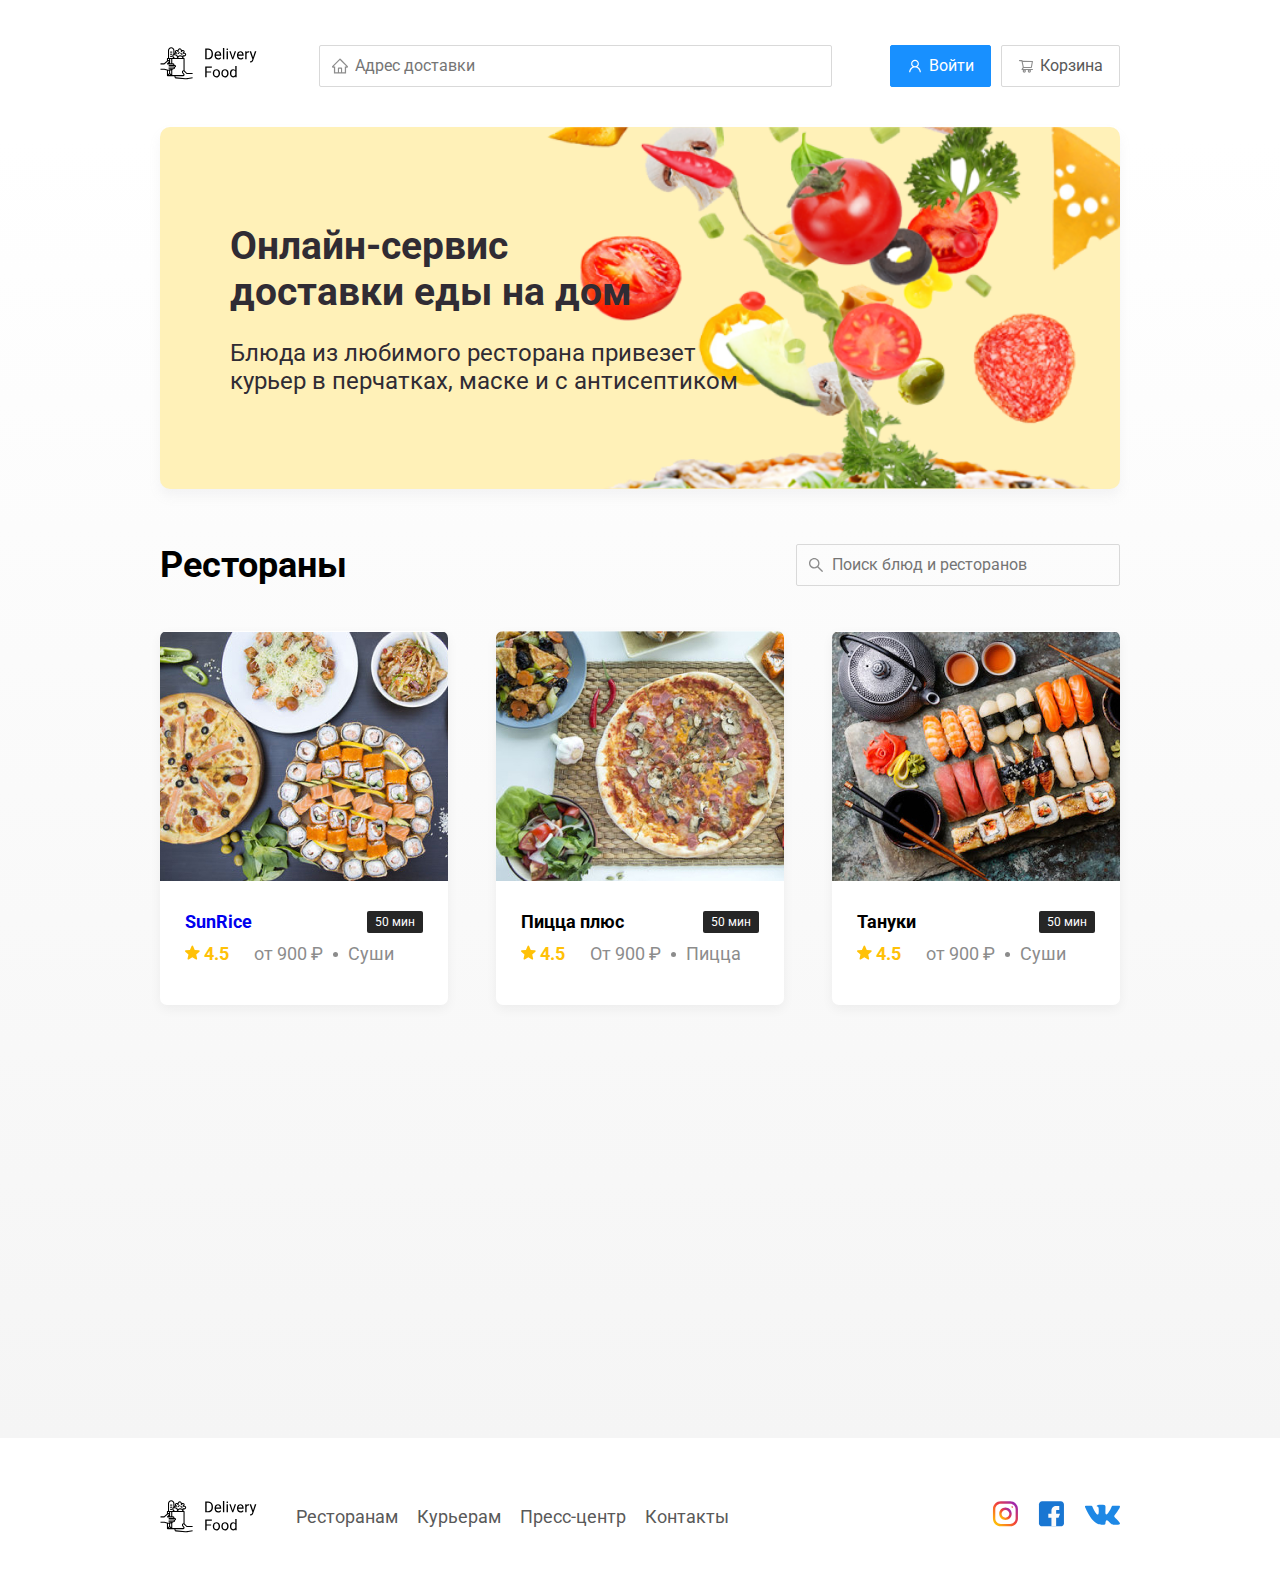
<file: index.html>
<!DOCTYPE html>
<html lang="ru">
  <head>
    <meta charset="UTF-8" />
    <meta name="viewport" content="width=device-width, initial-scale=1.0" />
    <title>Delivery Food</title>
    <link href="https://fonts.googleapis.com/css2?family=Roboto:wght@300;400;500;700&display=swap" rel="stylesheet" />
    <link rel="stylesheet" href="css/normalize.css" />
    <link rel="stylesheet" href="css/animate.css">
    <link rel="stylesheet" href="css/style.css" />
  </head>
  <body>
    <div class="container">
      <header class="header">
        <a href="index.html" class="logo">
          <img src="img/logo.svg" alt="logo" />
        </a>
        <input type="text" class="input input-address" placeholder="Адрес доставки" />
        <div class="buttons">
          <button class="button button-primary">
            <img src="img/icon container.svg" alt="sign in" class="button-icon" />
            <span class="button-text">Войти</span>
          </button>
          <button class="button">
            <img src="img/basket.svg" alt="basket" class="button-icon" />
            <span class="button-text">Корзина</span>
          </button>
        </div>
      </header>
    </div>

    <main class="main">
      <div class="container">
        <section class="promo animate__animated animate__fadeInRight wow">
          <h1 class="promo-title">Онлайн-сервис<br />доставки еды на дом</h1>
          <p class="promo-text">Блюда из любимого ресторана привезет курьер в перчатках, маске и с антисептиком</p>
        </section>

        <section class="rest">
          <div class="section-heading">
            <h2 class="section-title">Рестораны</h2>
            <input type="text" class="input input-search" placeholder="Поиск блюд и ресторанов" />
          </div>
          <div class="cards">
            <a href="restr.html" class="card animate__animated animate__fadeInUp wow" data-wow-delay='0.2s'>
              <img src="img/image-3.jpg" alt="" class="card-image" />
              <div class="card-text">
                <div class="card-heading">
                  <h3 class="card-title">SunRice</h3>
                  <span class="card-tag">50 мин</span>
                </div>
                <div class="card-info">
                  <div class="card-rating">
                    <img src="img/star.svg" alt="" class="card-rating__img" />
                    4.5
                  </div>
                  <div class="card-price">от 900 ₽</div>
                  <div class="card-category">Суши</div>
                </div>
              </div>
            </a>
            <div class="card animate__animated animate__fadeInUp wow" data-wow-delay='0.4s'>
              <img src="img/image.jpg" alt="" class="card-image" />
              <div class="card-text">
                <div class="card-heading">
                  <h3 class="card-title">Пицца плюс</h3>
                  <span class="card-tag">50 мин</span>
                </div>
                <div class="card-info">
                  <div class="card-rating">
                    <img src="img/star.svg" alt="" class="card-rating__img" />
                    4.5
                  </div>
                  <div class="card-price">От 900 ₽</div>
                  <div class="card-category">Пицца</div>
                </div>
              </div>
            </div>
            <div class="card animate__animated animate__fadeInUp wow" data-wow-delay='0.6s'>
              <img src="img/image-1.jpg" alt="" class="card-image" />
              <div class="card-text">
                <div class="card-heading">
                  <h3 class="card-title">Тануки</h3>
                  <span class="card-tag">50 мин</span>
                </div>
                <div class="card-info">
                  <div class="card-rating">
                    <img src="img/star.svg" alt="" class="card-rating__img" />
                    4.5
                  </div>
                  <div class="card-price">от 900 ₽</div>
                  <div class="card-category">Суши</div>
                </div>
              </div>
            </div>
            <div class="card animate__animated animate__fadeInUp wow" data-wow-delay='0.2s'>
              <img src="img/image-2.jpg" alt="" class="card-image" />
              <div class="card-text">
                <div class="card-heading">
                  <h3 class="card-title">FoodBand</h3>
                  <span class="card-tag">50 мин</span>
                </div>
                <div class="card-info">
                  <div class="card-rating">
                    <img src="img/star.svg" alt="" class="card-rating__img" />
                    4.5
                  </div>
                  <div class="card-price">от 900 ₽</div>
                  <div class="card-category">Пицца</div>
                </div>
              </div>
            </div>
            <div class="card animate__animated animate__fadeInUp wow" data-wow-delay='0.4s'>
              <img src="img/image-4.jpg" alt="" class="card-image" />
              <div class="card-text">
                <div class="card-heading">
                  <h3 class="card-title">Точка еды</h3>
                  <span class="card-tag">50 мин</span>
                </div>
                <div class="card-info">
                  <div class="card-rating">
                    <img src="img/star.svg" alt="" class="card-rating__img" />
                    4.5
                  </div>
                  <div class="card-price">от 900 ₽</div>
                  <div class="card-category">Пицца</div>
                </div>
              </div>
            </div>
            <div class="card animate__animated animate__fadeInUp wow" data-wow-delay='0.6s'>
              <img src="img/image-5.jpg" alt="" class="card-image" />
              <div class="card-text">
                <div class="card-heading">
                  <h3 class="card-title">PizzaBurger</h3>
                  <span class="card-tag">50 мин</span>
                </div>
                <div class="card-info">
                  <div class="card-rating">
                    <img src="img/star.svg" alt="" class="card-rating__img" />
                    4.5
                  </div>
                  <div class="card-price">от 900 ₽</div>
                  <div class="card-category">Пицца</div>
                </div>
              </div>
            </div>
          </div>
        </section>
      </div>
    </main>

    <footer class="footer">
      <div class="container">
        <div class="footer-block">
          <img src="img/logo.svg" alt="logo" class="logo footer-logo" />
          <nav class="footer-nav">
            <a href="#" class="footer-link">Ресторанам</a>
            <a href="#" class="footer-link">Курьерам</a>
            <a href="#" class="footer-link">Пресс-центр</a>
            <a href="#" class="footer-link">Контакты</a>
          </nav>
          <div class="social-links">
            <a href="#" class="social-link"><img src="img/link-1.svg" alt="" class="social-img" /></a>
            <a href="#" class="social-link"><img src="img/link-2.svg" alt="" class="social-img" /></a>
            <a href="#" class="social-link"><img src="img/link-3.svg" alt="" class="social-img" /></a>
          </div>
        </div>
      </div>
    </footer>
    <script src="js/wow.min.js"></script>
    <script src="js/main.js"></script>
  </body>
</html>
</file>
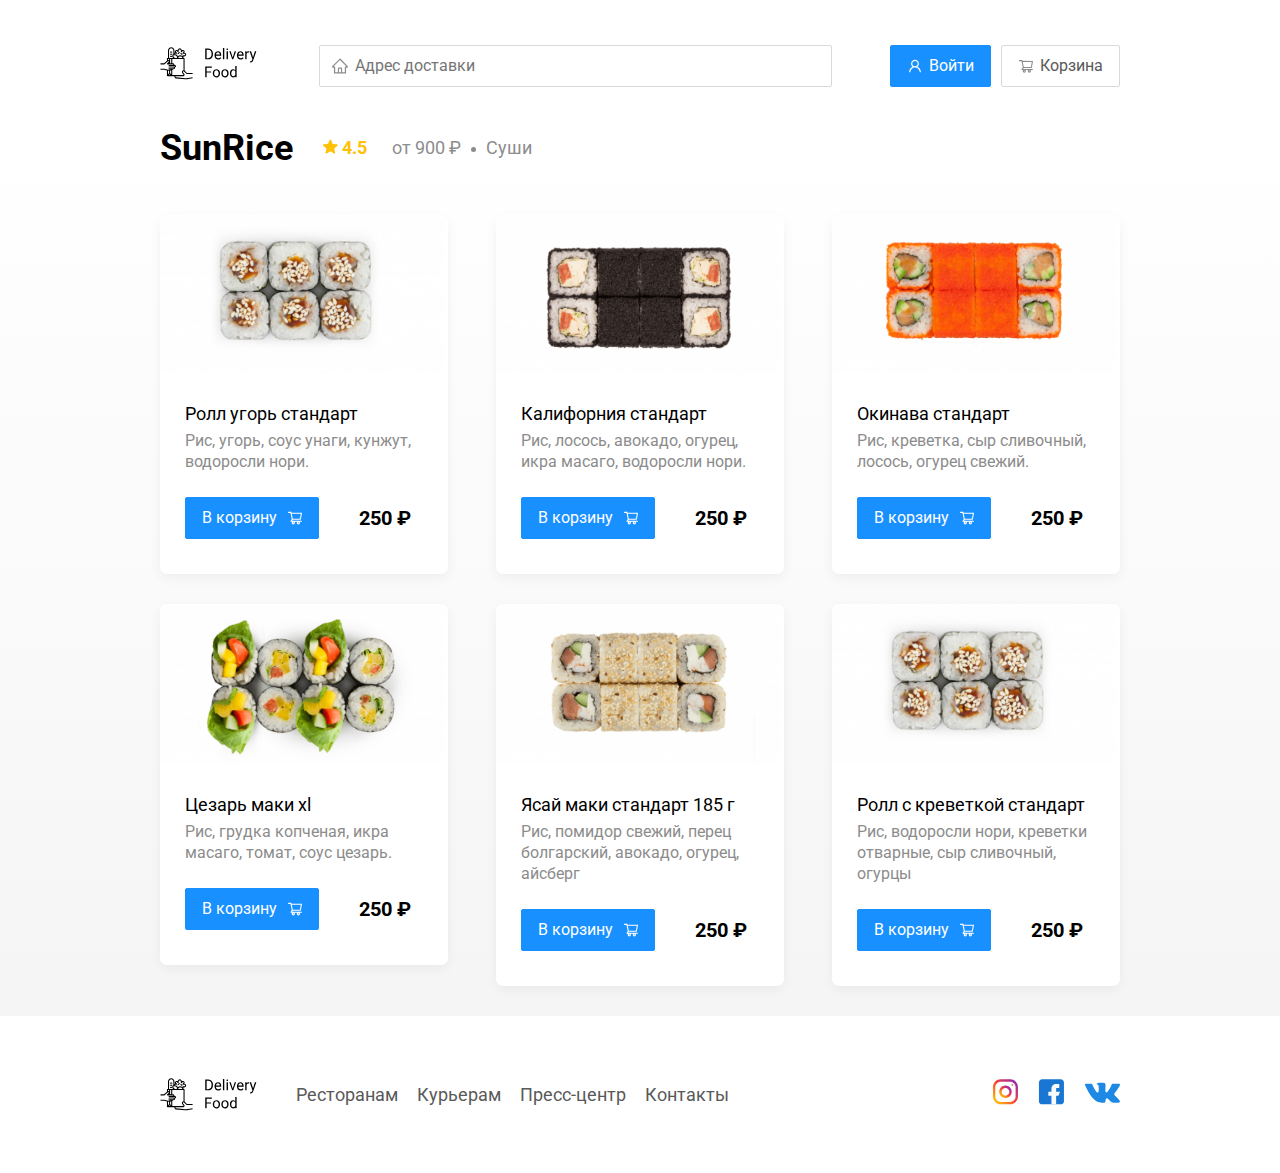
<file: restr.html>
<!DOCTYPE html>
<html lang="ru">
  <head>
    <meta charset="UTF-8" />
    <meta name="viewport" content="width=device-width, initial-scale=1.0" />
    <title>SunRice</title>
    <link href="https://fonts.googleapis.com/css2?family=Roboto:wght@300;400;500;700&display=swap" rel="stylesheet" />
    <link rel="stylesheet" href="css/normalize.css" />
    <link rel="stylesheet" href="css/animate.css">
    <link rel="stylesheet" href="css/style.css" />
  </head>
  <body>
    <div class="container">
      <header class="header">
        <a href="index.html" class="logo">
          <img src="img/logo.svg" alt="logo" />
        </a>
        <input type="text" class="input input-address" placeholder="Адрес доставки" />
        <div class="buttons">
          <button class="button button-primary">
            <img src="img/icon container.svg" alt="sign in" class="button-icon" />
            <span class="button-text">Войти</span>
          </button>
          <button class="button" id='cart-button'>
            <img src="img/basket.svg" alt="basket" class="button-icon" />
            <span class="button-text">Корзина</span>
          </button>
        </div>
      </header>
    </div>

    <main class="main">
      <div class="container">
        <section class="rest">
          <div class="section-heading">
            <h2 class="section-title">SunRice</h2>
            <div class="card-info">
              <div class="card-rating">
                <img src="img/star.svg" alt="" class="card-rating__img" />
                4.5
              </div>
              <div class="card-price">от 900 ₽</div>
              <div class="card-category">Суши</div>
            </div>
          </div>
          <div class="cards">
            <div class="card animate__animated animate__fadeInUp wow" data-wow-delay='0.2s'>
              <img src="img/suchi-1.png" alt="" class="card-image card-image-food" />
              <div class="card-text">
                <div class="card-heading">
                  <h3 class="card-title card-title-reg">Ролл угорь стандарт</h3>
                </div>
                <div class="card-info">
                  <div class="card-ingredients">Рис, угорь, соус унаги, кунжут, водоросли нори.</div>
                </div>
                <div class="card-buttons">
                  <button class="button button-primary">
                    <span class="button-card-text">В корзину</span>
                    <img src="img/basket-white.svg" alt="" class="button-card-image" />
                  </button>
                  <strong class="card-price-bold">250 ₽</strong>
                </div>
              </div>
            </div>
            <div class="card animate__animated animate__fadeInUp wow" data-wow-delay='0.4s'>
              <img src="img/suchi-2.png" alt="" class="card-image card-image-food" />
              <div class="card-text">
                <div class="card-heading">
                  <h3 class="card-title card-title-reg">Калифорния стандарт</h3>
                </div>
                <div class="card-info">
                  <div class="card-ingredients">Рис, лосось, авокадо, огурец, икра масаго, водоросли нори.</div>
                </div>
                <div class="card-buttons">
                  <button class="button button-primary">
                    <span class="button-card-text">В корзину</span>
                    <img src="img/basket-white.svg" alt="" class="button-card-image" />
                  </button>
                  <strong class="card-price-bold">250 ₽</strong>
                </div>
              </div>
            </div>
            <div class="card animate__animated animate__fadeInUp wow" data-wow-delay='0.6s'>
              <img src="img/suchi-3.png" alt="" class="card-image card-image-food" />
              <div class="card-text">
                <div class="card-heading">
                  <h3 class="card-title card-title-reg">Окинава стандарт</h3>
                </div>
                <div class="card-info">
                  <div class="card-ingredients">Рис, креветка, сыр сливочный, лосось, огурец свежий.</div>
                </div>
                <div class="card-buttons">
                  <button class="button button-primary">
                    <span class="button-card-text">В корзину</span>
                    <img src="img/basket-white.svg" alt="" class="button-card-image" />
                  </button>
                  <strong class="card-price-bold">250 ₽</strong>
                </div>
              </div>
            </div>
            <div class="card animate__animated animate__fadeInUp wow" data-wow-delay='0.8s'>
              <img src="img/suchi-4.png" alt="" class="card-image card-image-food" />
              <div class="card-text">
                <div class="card-heading">
                  <h3 class="card-title card-title-reg">Цезарь маки хl</h3>
                </div>
                <div class="card-info">
                  <div class="card-ingredients">Рис, грудка копченая, икра масаго, томат, соус цезарь.</div>
                </div>
                <div class="card-buttons">
                  <button class="button button-primary">
                    <span class="button-card-text">В корзину</span>
                    <img src="img/basket-white.svg" alt="" class="button-card-image" />
                  </button>
                  <strong class="card-price-bold">250 ₽</strong>
                </div>
              </div>
            </div>
            <div class="card animate__animated animate__fadeInUp wow" data-wow-delay='1s'>
              <img src="img/suchi-5.png" alt="" class="card-image card-image-food" />
              <div class="card-text">
                <div class="card-heading">
                  <h3 class="card-title card-title-reg">Ясай маки стандарт 185 г</h3>
                </div>
                <div class="card-info">
                  <div class="card-ingredients">Рис, помидор свежий, перец болгарский, авокадо, огурец, айсберг</div>
                </div>
                <div class="card-buttons">
                  <button class="button button-primary">
                    <span class="button-card-text">В корзину</span>
                    <img src="img/basket-white.svg" alt="" class="button-card-image" />
                  </button>
                  <strong class="card-price-bold">250 ₽</strong>
                </div>
              </div>
            </div>
            <div class="card animate__animated animate__fadeInUp wow" data-wow-delay='1.2s'>
              <img src="img/suchi-1.png" alt="" class="card-image card-image-food" />
              <div class="card-text">
                <div class="card-heading">
                  <h3 class="card-title card-title-reg">Ролл с креветкой стандарт</h3>
                </div>
                <div class="card-info">
                  <div class="card-ingredients">Рис, водоросли нори, креветки отварные, сыр сливочный, огурцы</div>
                </div>
                <div class="card-buttons">
                  <button class="button button-primary">
                    <span class="button-card-text">В корзину</span>
                    <img src="img/basket-white.svg" alt="" class="button-card-image" />
                  </button>
                  <strong class="card-price-bold">250 ₽</strong>
                </div>
              </div>
            </div>
          </div>
        </section>
      </div>
    </main>

    <footer class="footer">
      <div class="container">
        <div class="footer-block">
          <img src="img/logo.svg" alt="logo" class="logo footer-logo" />
          <nav class="footer-nav">
            <a href="#" class="footer-link">Ресторанам</a>
            <a href="#" class="footer-link">Курьерам</a>
            <a href="#" class="footer-link">Пресс-центр</a>
            <a href="#" class="footer-link">Контакты</a>
          </nav>
          <div class="social-links">
            <a href="#" class="social-link"><img src="img/link-1.svg" alt="" class="social-img" /></a>
            <a href="#" class="social-link"><img src="img/link-2.svg" alt="" class="social-img" /></a>
            <a href="#" class="social-link"><img src="img/link-3.svg" alt="" class="social-img" /></a>
          </div>
        </div>
      </div>
    </footer>

    <div class="modal">
      <div class="modal-dialog">
        <div class="modal-header">
          <h3 class="modal-title">Корзина</h3>
          <button class="modal-close">&times;</button>
        </div>
        <div class="modal-body">
          <div class="foods-row">
            <span class="food-name">Ролл угорь стандарт</span>
            <strong class="food-price">250 ₽</strong>
            <div class="food-counter">
              <button class="counter-button">-</button>
              <span class="counter">1</span>
              <button class="counter-button">+</button>
            </div>
          </div>
          <div class="foods-row">
            <span class="food-name">Ролл угорь стандарт</span>
            <strong class="food-price">250 ₽</strong>
            <div class="food-counter">
              <button class="counter-button">-</button>
              <span class="counter">1</span>
              <button class="counter-button">+</button>
            </div>
          </div>
          <div class="foods-row">
            <span class="food-name">Ролл угорь стандарт</span>
            <strong class="food-price">250 ₽</strong>
            <div class="food-counter">
              <button class="counter-button">-</button>
              <span class="counter">1</span>
              <button class="counter-button">+</button>
            </div>
          </div>
          <div class="foods-row">
            <span class="food-name">Ролл угорь стандарт</span>
            <strong class="food-price">250 ₽</strong>
            <div class="food-counter">
              <button class="counter-button">-</button>
              <span class="counter">1</span>
              <button class="counter-button">+</button>
            </div>
          </div>
          <div class="foods-row">
            <span class="food-name">Ролл угорь стандарт</span>
            <strong class="food-price">250 ₽</strong>
            <div class="food-counter">
              <button class="counter-button">-</button>
              <span class="counter">1</span>
              <button class="counter-button">+</button>
            </div>
          </div>
        </div>
        <div class="modal-footer">
          <span class="modal-pricetag">1250 ₽</span>
          <div class="footer-buttons">
            <button class="button button-primary">Оформить заказ</button>
            <button class="button">Отмена</button>
          </div>
        </div>
      </div>
    </div>
    <script src="js/wow.min.js"></script>
    <script src="js/main.js"></script>
  </body>
</html>
</file>
<file: css/style.css>
* {
  box-sizing: border-box;
}
body {
  font-family: "Roboto", sans-serif;
  padding-top: 45px;
}
.container {
  max-width: 1200px;
  margin: auto;
}
.header {
  display: flex;
  justify-content: space-between;
  align-items: center;
  margin-bottom: 40px;
}
.input {
  background: #ffffff;
  border: 1px solid #d9d9d9;
  border-radius: 2px;
  font-size: 16px;
  line-height: 24px;
  padding: 8px;
  padding-left: 35px;
}
.input-address {
  flex: 0.8;
  background: url(../img/home.svg) no-repeat left 11px center;
}
.input-search {
  flex: 0.4;
  background: url(../img/search.svg) no-repeat left 11px center;
  margin-left: auto;
}
.buttons {
  display: flex;
  align-items: center;
}
.button {
  display: flex;
  align-items: center;
  padding: 8px 16px;
  background: #ffffff;
  border: 1px solid #d9d9d9;
  box-shadow: 0px 0px 2px rgba(0, 0, 0, 0.0015);
  border-radius: 2px;
  color: #595959;
  font-size: 16px;
  line-height: 24px;
}
.button-primary {
  background: #1890ff;
  border: 1px solid #1890ff;
  color: #ffffff;
  margin-right: 10px;
}
.button-icon {
  margin-right: 6px;
}
.button-card-text {
  margin-right: 10px;
}

.main {
  background: linear-gradient(180deg, rgba(245, 245, 245, 0) 1.04%, #f5f5f5 100%);
}

.promo {
  box-shadow: 0px 7px 12px rgba(158, 158, 163, 0.1);
  background: #fff1b8 url(../img/promo-bg.png) no-repeat center right / 825px;
  border-radius: 10px;
  padding: 70px;
  color: #302c34;
  margin-bottom: 55px;
}
.promo-title {
  font-style: normal;
  font-weight: bold;
  font-size: 39px;
  line-height: 46px;
  margin-bottom: 15px;
}
.promo-text {
  font-size: 24px;
  line-height: 28px;
  max-width: 540px;
}

.section-heading {
  display: flex;
  align-items: center;
  margin-bottom: 45px;
}
.section-title {
  font-style: normal;
  font-weight: bold;
  font-size: 36px;
  line-height: 42px;
  color: #000000;
  margin: 0;
  margin-right: 30px;
}
.cards {
  display: flex;
  justify-content: space-between;
  flex-wrap: wrap;
  align-items: flex-start;
}
.card {
  background: #ffffff;
  box-shadow: 0px 4px 12px rgba(0, 0, 0, 0.05);
  border-radius: 7px;
  overflow: hidden;
  margin-bottom: 30px;
  flex-basis: 30%;
  text-decoration: none;
}
.card-image {
  width: 384px;
  height: 250px;
  object-fit: cover;
}
.card-image-food {
  width: 360px;
  height: 200px;
}
.card-text {
  padding-top: 20px;
  padding-bottom: 35px;
  padding-left: 25px;
  padding-right: 25px;
}
.card-heading {
  display: flex;
  justify-content: space-between;
  align-items: center;
}
.card-title {
  font-style: normal;
  font-weight: bold;
  font-size: 22px;
  line-height: 32px;
  margin: 0;
}
.card-title-reg {
  font-weight: normal;
}
.card-tag {
  background: #262626;
  border-radius: 2px;
  font-size: 12px;
  line-height: 20px;
  color: #ffffff;
  padding: 1px 8px;
}
.card-info {
  display: flex;
  align-items: center;
}
.card-rating {
  margin-right: 25px;
  font-style: normal;
  font-weight: bold;
  font-size: 18px;
  line-height: 32px;
  color: #ffc107;
}
.card-price {
  margin-right: 10px;
}
.card-price::after {
  content: "";
  width: 5px;
  height: 5px;
  border-radius: 50%;
  background: #8c8c8c;
  display: inline-block;
  margin-left: 10px;
  vertical-align: middle;
}
.card-price,
.card-category {
  font-size: 18px;
  line-height: 32px;
  color: #8c8c8c;
}
.card-ingredients {
  font-size: 16px;
  line-height: 21px;
  color: #8c8c8c;
}
.card-price-bold {
  font-style: normal;
  font-weight: bold;
  font-size: 20px;
  line-height: 32px;
  margin-left: 30px;
}
.card-buttons {
  display: flex;
  align-items: center;
  margin-top: 25px;
}

.footer {
  padding: 60px 0;
}
.footer-block {
  display: flex;
  justify-content: space-between;
  align-items: center;
}
.footer-nav {
  margin-right: auto;
  margin-left: 35px;
}
.footer-link {
  display: inline-block;
  color: #595959;
  text-decoration: none;
  font-size: 18px;
  line-height: 21px;
}
.footer-link:not(:last-child) {
  margin-right: 15px;
}
.social-links {
  display: flex;
  align-items: center;
}
.social-link:not(:last-child) {
  margin-right: 20px;
}

.modal {
  position: fixed;
  top: 0;
  left: 0;
  width: 100%;
  height: 100%;
  background: rgba(0, 0, 0, 0.4);
  display: none;
}
.is-open {
  display: flex;
}
.modal-dialog {
  max-width: 780px;
  width: 95%;
  background: #ffffff;
  border-radius: 5px;
  margin: auto;
  padding: 40px 45px;
}
.modal-header {
  display: flex;
  justify-content: space-between;
  align-items: center;
  margin-bottom: 45px;
}
.modal-title {
  margin: 0;
  font-style: normal;
  font-weight: bold;
  font-size: 36px;
  line-height: 42px;
}
.modal-close {
  font-size: 36px;
  border: none;
  background: transparent;
}
.modal-body {
  margin-bottom: 50px;
}
.foods-row {
  display: flex;
  justify-content: space-between;
  align-items: center;
  padding-bottom: 10px;
  border-bottom: 1px solid #d9d9d9;
  margin-bottom: 15px;
}
.food-name {
  font-size: 18px;
  line-height: 32px;
}
.food-price {
  font-style: normal;
  font-weight: bold;
  font-size: 20px;
  line-height: 32px;
  margin-left: auto;
  margin-right: 45px;
}
.food-counter {
  display: flex;
  align-items: center;
}
.counter-button {
  background: #ffffff;
  border: 1px solid #40a9ff;
  border-radius: 2px;
  width: 39px;
  height: 32px;
  color: #40a9ff;
  font-size: 14px;
  line-height: 22px;
}
.counter {
  font-size: 16px;
  line-height: 24px;
  margin: 0 10px;
}
.modal-footer {
  display: flex;
  justify-content: space-between;
  align-items: center;
}
.modal-pricetag {
  background: #262626;
  border-radius: 5px;
  font-style: normal;
  font-weight: bold;
  font-size: 20px;
  line-height: 23px;
  color: #fafafa;
  padding: 15px 20px;
}
.footer-buttons {
  display: flex;
  align-items: center;
}

@media (max-width: 1366px) {
  .container {
    max-width: 960px;
  }
  .card-image-food {
    width: 285px;
    height: 160px;
  }
  .card-title {
    font-size: 18px;
  }
}
@media (max-width: 992px) {
  .container {
    max-width: 750px;
  }
  .promo {
    padding: 50px;
    background-size: 730px;
    background-position: center right -100px;
  }
  .promo-title {
    font-size: 29px;
  }
  .promo-text {
    font-size: 18px;
    max-width: 400px;
  }
  .card {
    flex-basis: 49%;
  }
  .card-image-food {
    width: 370px;
    height: 180px;
  }
  .footer-link {
    font-size: 14px;
  }
}
@media (max-width: 768px) {
  .container {
    max-width: 560px;
  }
  .card-info {
    flex-wrap: wrap;
  }
  .card-title {
    font-size: 16px;
  }
  .card .card-rating {
    flex-basis: 100%;
  }
  .card-price,
  .card-category {
    font-size: 16px;
  }
  .card-price-bold {
    font-size: 18px;
  }
  .card-ingredients {
    font-size: 14px;
  }
  .card-image-food {
    width: 275px;
    height: 150px;
  }
  .promo {
    padding: 45px;
    background-size: 610px;
    background-position: center right -130px;
  }
  .promo-title {
    font-size: 24px;
    line-height: 36px;
  }
  .promo-text {
    font-size: 14px;
  }
  .input-search {
    flex: 0.7;
  }
}
@media (max-width: 578px) {
  .container {
    max-width: 90%;
  }
  .header {
    flex-wrap: wrap;
  }
  .input-address {
    margin-top: 15px;
    order: 5;
    flex: 1;
  }
  .promo {
    background-image: none;
  }
  .promo-title {
    margin-bottom: 10px;
  }
  .section-title {
    font-size: 20px;
  }
  .card {
    flex-basis: 100%;
  }
  .card-image {
    width: 100%;
  }
  .card-image-food {
    height: 285px;
  }
  .footer {
    padding: 30px 0;
  }
  .footer-nav {
    order: 0;
    margin-left: 0;
  }
  .footer-logo {
    order: 1;
    margin-right: 15px;
  }
  .social-links {
    order: 2;
  }
}
@media (max-width: 480px) {
  .button-text {
    display: none;
  }
  .button-icon {
    margin: 0;
  }
  .button {
    min-height: 40px;
  }
  .promo {
    padding: 20px;
  }
  .section-heading {
    flex-wrap: wrap;
  }
  .input-search {
    flex: 1;
  }
  .footer-block {
    flex-wrap: wrap;
    flex-direction: column;
    align-items: center;
  }
  .footer-logo {
    order: 0;
    margin-bottom: 20px;
    margin-right: 0;
  }
  .footer-nav {
    text-align: center;
    display: flex;
    margin: 0 auto;
    flex-direction: column;
  }
  .footer-link:not(:last-child) {
    margin-right: 0;
  }
  .social-links {
    margin-top: 20px;
  }
}
</file>
